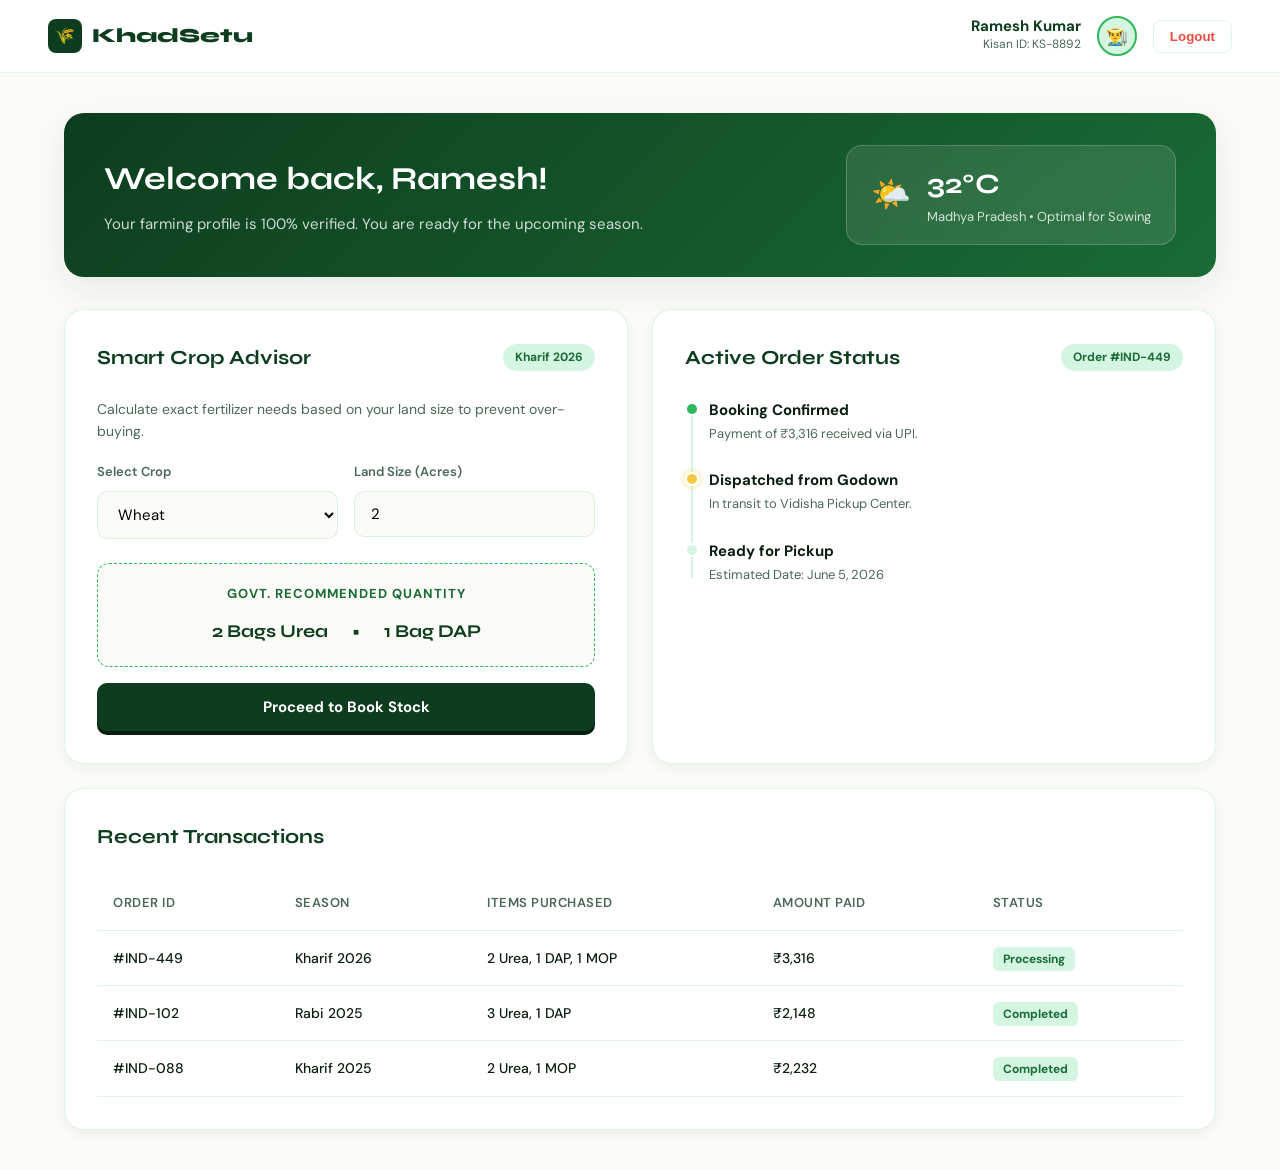
<file: fronted/dashboard.html>
<!DOCTYPE html>
<html lang="en">
<head>
<meta charset="UTF-8">
<meta name="viewport" content="width=device-width, initial-scale=1.0">
<title>KhadSetu — Farmer Dashboard</title>
<link href="https://fonts.googleapis.com/css2?family=Syne:wght@400;600;700;800&family=DM+Sans:ital,opsz,wght@0,9..40,300;0,9..40,400;0,9..40,500;1,9..40,300&display=swap" rel="stylesheet">
<link rel="stylesheet" href="dashboard.css">
</head>
<body>

  <nav>
    <a href="index.html" class="nav-brand">
      <div class="icon">🌾</div>
      KhadSetu
    </a>
    <div class="nav-profile">
      <div class="user-info">
        <div class="user-name">Ramesh Kumar</div>
        <div class="user-id">Kisan ID: KS-8892</div>
      </div>
      <div class="avatar">👨‍🌾</div>
      <button class="btn-logout" onclick="logout()">Logout</button>
    </div>
  </nav>

  <div class="container">
    
    <div class="welcome-banner">
      <div class="welcome-text">
        <h1>Welcome back, Ramesh!</h1>
        <p>Your farming profile is 100% verified. You are ready for the upcoming season.</p>
      </div>
      <div class="weather-widget">
        <div style="font-size: 32px;">🌤️</div>
        <div>
          <div class="weather-temp">32°C</div>
          <div class="weather-desc">Madhya Pradesh • Optimal for Sowing</div>
        </div>
      </div>
    </div>

    <div class="dashboard-grid">
      
      <div class="card">
        <div class="card-header">
          <h2 class="card-title">Smart Crop Advisor</h2>
          <span class="badge">Kharif 2026</span>
        </div>
        <p style="font-size: 14px; color: var(--text-muted); margin-bottom: 20px;">Calculate exact fertilizer needs based on your land size to prevent over-buying.</p>
        
        <div class="calc-form">
          <div class="input-group">
            <label>Select Crop</label>
            <select id="crop-select" onchange="calculateFertilizer()">
              <option value="wheat">Wheat</option>
              <option value="rice">Rice / Paddy</option>
              <option value="sugarcane">Sugarcane</option>
            </select>
          </div>
          <div class="input-group">
            <label>Land Size (Acres)</label>
            <input type="number" id="acre-input" value="2" min="1" oninput="calculateFertilizer()">
          </div>
        </div>

        <div class="recommendation-box">
          <div class="rec-title">Govt. Recommended Quantity</div>
          <div class="rec-values">
            <span id="urea-val">2 Bags Urea</span> • 
            <span id="dap-val">1 Bag DAP</span>
          </div>
        </div>

        <button class="btn-main">Proceed to Book Stock</button>
      </div>

      <div class="card">
        <div class="card-header">
          <h2 class="card-title">Active Order Status</h2>
          <span class="badge">Order #IND-449</span>
        </div>
        
        <div class="timeline">
          <div class="tl-item done">
            <div class="tl-dot"></div>
            <div class="tl-content">
              <h4>Booking Confirmed</h4>
              <p>Payment of ₹3,316 received via UPI.</p>
            </div>
          </div>
          <div class="tl-item active">
            <div class="tl-dot"></div>
            <div class="tl-content">
              <h4>Dispatched from Godown</h4>
              <p>In transit to Vidisha Pickup Center.</p>
            </div>
          </div>
          <div class="tl-item">
            <div class="tl-dot"></div>
            <div class="tl-content">
              <h4>Ready for Pickup</h4>
              <p>Estimated Date: June 5, 2026</p>
            </div>
          </div>
        </div>
      </div>

      <div class="card full-width">
        <div class="card-header">
          <h2 class="card-title">Recent Transactions</h2>
        </div>
        <div style="overflow-x: auto;">
          <table>
            <thead>
              <tr>
                <th>Order ID</th>
                <th>Season</th>
                <th>Items Purchased</th>
                <th>Amount Paid</th>
                <th>Status</th>
              </tr>
            </thead>
            <tbody>
              <tr>
                <td>#IND-449</td>
                <td>Kharif 2026</td>
                <td>2 Urea, 1 DAP, 1 MOP</td>
                <td>₹3,316</td>
                <td><span class="status-success">Processing</span></td>
              </tr>
              <tr>
                <td>#IND-102</td>
                <td>Rabi 2025</td>
                <td>3 Urea, 1 DAP</td>
                <td>₹2,148</td>
                <td><span class="status-success">Completed</span></td>
              </tr>
              <tr>
                <td>#IND-088</td>
                <td>Kharif 2025</td>
                <td>2 Urea, 1 MOP</td>
                <td>₹2,232</td>
                <td><span class="status-success">Completed</span></td>
              </tr>
            </tbody>
          </table>
        </div>
      </div>

    </div>
  </div>

  <script src="dashboard.js"></script>
  
</body>
</html>
</file>
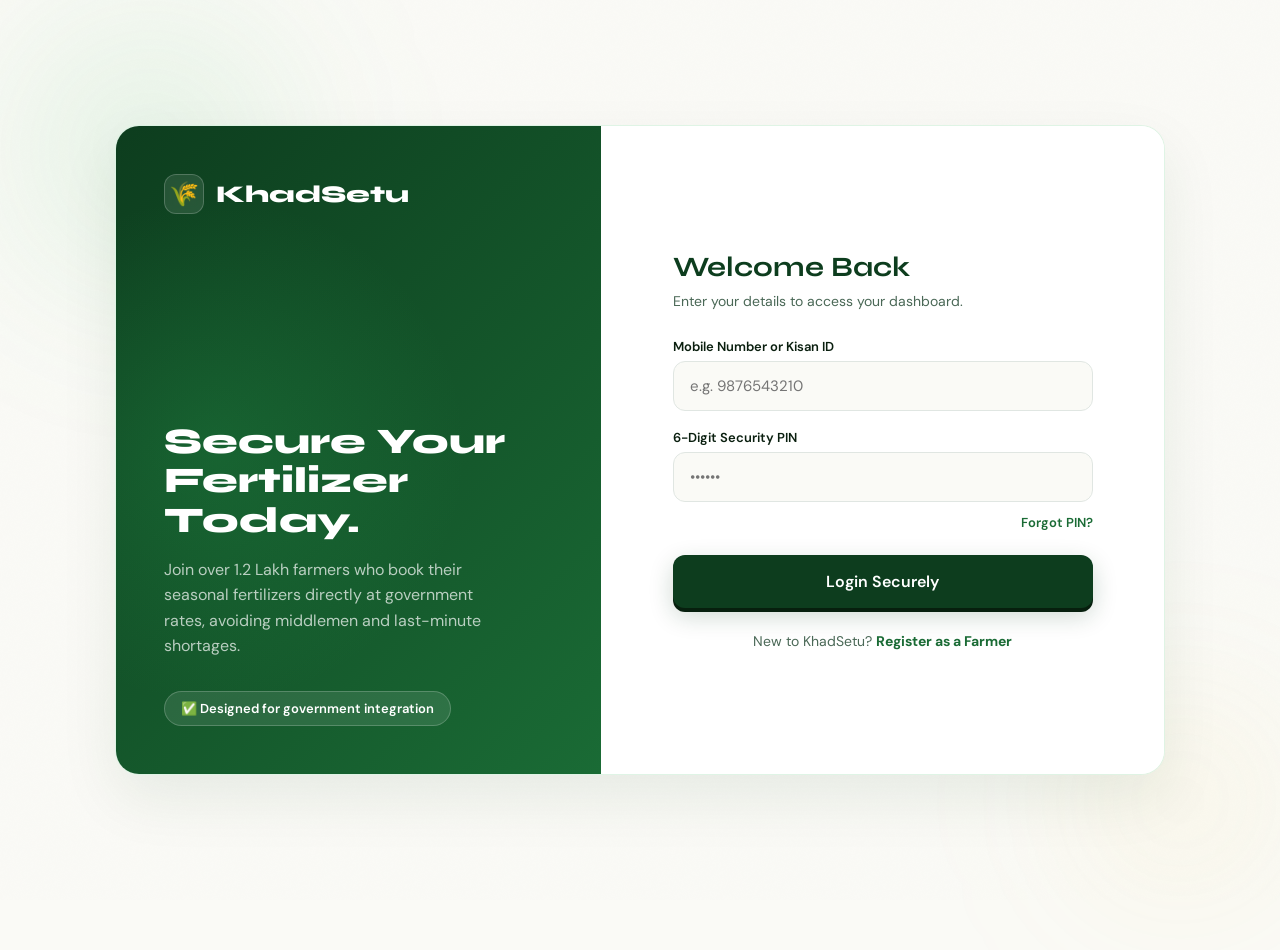
<file: fronted/login.html>
<!DOCTYPE html>
<html lang="en">
<head>
<meta charset="UTF-8">
<meta name="viewport" content="width=device-width, initial-scale=1.0">
<title>KhadSetu — Farmer Login & Registration</title>
<link href="https://fonts.googleapis.com/css2?family=Syne:wght@400;600;700;800&family=DM+Sans:ital,opsz,wght@0,9..40,300;0,9..40,400;0,9..40,500;1,9..40,300&display=swap" rel="stylesheet">
<link rel="stylesheet" href="login.css">
</head>
<body>

  <div class="blob blob-1"></div>
  <div class="blob blob-2"></div>

  <div class="auth-container">
    <div class="auth-left">
      <a href="index.html" class="brand-logo">
        <div class="logo-icon">🌾</div>
        KhadSetu
      </a>
      
      <div class="left-content">
        <h2>Secure Your<br>Fertilizer Today.</h2>
        <p>Join over 1.2 Lakh farmers who book their seasonal fertilizers directly at government rates, avoiding middlemen and last-minute shortages.</p>
        
        <div class="trust-badge">
          ✅ Designed for government integration
        </div>
      </div>
    </div>

    <div class="auth-right">
      
      <div id="login-form" class="form-wrapper">
        <div class="form-header">
          <h3>Welcome Back</h3>
          <p>Enter your details to access your dashboard.</p>
        </div>
        <form id="form-login" novalidate>
          <div class="input-group" id="group-login-phone">
            <label for="login-phone">Mobile Number or Kisan ID</label>
            <input type="text" id="login-phone" placeholder="e.g. 9876543210" autocomplete="off">
            <span class="error-msg">Please enter a valid 10-digit mobile number.</span>
          </div>
          <div class="input-group" id="group-login-pin">
            <label for="login-pin">6-Digit Security PIN</label>
            <input type="password" id="login-pin" placeholder="••••••" maxlength="6">
            <span class="error-msg">PIN must be exactly 6 numeric digits.</span>
          </div>
          <a href="#" class="forgot-link">Forgot PIN?</a>
          <button type="submit" class="btn-submit" id="btn-login">Login Securely</button>
        </form>
        <div class="toggle-text">
          New to KhadSetu? <a onclick="toggleForms()">Register as a Farmer</a>
        </div>
      </div>

      <div id="register-form" class="form-wrapper hidden">
        <div class="form-header">
          <h3>Farmer Registration</h3>
          <p>Create an account to book your fertilizers.</p>
        </div>
        <form id="form-register" novalidate>
          <div class="input-group" id="group-reg-name">
            <label for="reg-name">Full Name (As per Aadhaar)</label>
            <input type="text" id="reg-name" placeholder="Ramesh Kumar">
            <span class="error-msg">Please enter your full name.</span>
          </div>
          
          <div class="row">
            <div class="input-group" id="group-reg-phone">
              <label for="reg-phone">Mobile Number</label>
              <input type="tel" id="reg-phone" placeholder="10-digit number" maxlength="10">
              <span class="error-msg">Valid 10-digit number required.</span>
            </div>
            <div class="input-group" id="group-reg-pin">
              <label for="reg-pin">Create 6-Digit PIN</label>
              <input type="password" id="reg-pin" placeholder="••••••" maxlength="6">
              <span class="error-msg">Must be 6 digits.</span>
            </div>
          </div>

          <div class="row">
            <div class="input-group" id="group-reg-state">
              <label for="reg-state">Farming State</label>
              <select id="reg-state">
                <option value="" disabled selected>Select State</option>
                <option value="UP">Uttar Pradesh</option>
                <option value="MP">Madhya Pradesh</option>
                <option value="MH">Maharashtra</option>
                <option value="PB">Punjab</option>
                <option value="HR">Haryana</option>
              </select>
              <span class="error-msg">Please select your state.</span>
            </div>
            <div class="input-group" id="group-reg-crop">
              <label for="reg-crop">Primary Crop</label>
              <select id="reg-crop">
                <option value="" disabled selected>Select Crop</option>
                <option value="wheat">Wheat</option>
                <option value="rice">Rice / Paddy</option>
                <option value="sugarcane">Sugarcane</option>
                <option value="cotton">Cotton</option>
                <option value="other">Other</option>
              </select>
              <span class="error-msg">Please select a crop.</span>
            </div>
          </div>

          <div class="input-group" id="group-reg-aadhaar">
            <label for="reg-aadhaar">Aadhaar Number</label>
            <input type="text" id="reg-aadhaar" placeholder="XXXX XXXX XXXX" maxlength="14">
            <span class="error-msg">Please enter a valid 12-digit Aadhaar.</span>
          </div>
          
          <button type="submit" class="btn-submit" id="btn-register">Verify & Register</button>
        </form>
        <div class="toggle-text">
          Already have an account? <a onclick="toggleForms()">Login here</a>
        </div>
      </div>

    </div>
  </div>

  <script src="login.js"></script>

</body>
</html>
</file>
<file: fronted/dashboard.css>
:root {
    --green-deep:   #0d3d1e;
    --green-mid:    #1a6b35;
    --green-bright: #2eb85c;
    --green-light:  #72e099;
    --green-pale:   #d4f5e2;
    --gold:         #f5c842;
    --cream:        #fafaf6;
    --text-dark:    #0a1f0f;
    --text-muted:   #4a6856;
    --white:        #ffffff;
    --border-light: rgba(46,184,92,0.15);
    --shadow-sm:    0 4px 12px rgba(13,61,30,0.05);
    --shadow-md:    0 12px 32px rgba(13,61,30,0.08);
  }

  *, *::before, *::after { margin:0; padding:0; box-sizing:border-box; }

  body {
    background: var(--cream);
    color: var(--text-dark);
    font-family: 'DM Sans', sans-serif;
    font-size: 15px;
    line-height: 1.6;
    overflow-x: hidden;
  }

  /* ─── NAVBAR ─── */
  nav {
    background: var(--white);
    padding: 16px 48px;
    display: flex;
    justify-content: space-between;
    align-items: center;
    border-bottom: 1px solid var(--border-light);
    position: sticky;
    top: 0;
    z-index: 100;
  }
  .nav-brand { display: flex; align-items: center; gap: 10px; font-family: 'Syne', sans-serif; font-weight: 800; font-size: 20px; color: var(--green-deep); text-decoration: none; }
  .nav-brand .icon { width: 34px; height: 34px; background: var(--green-deep); border-radius: 8px; display: flex; align-items: center; justify-content: center; font-size: 16px; }
  
  .nav-profile { display: flex; align-items: center; gap: 16px; }
  .user-info { text-align: right; }
  .user-name { font-weight: 700; color: var(--green-deep); line-height: 1.2; }
  .user-id { font-size: 12px; color: var(--text-muted); }
  .avatar { width: 40px; height: 40px; background: var(--green-pale); border-radius: 50%; display: flex; align-items: center; justify-content: center; font-size: 18px; border: 2px solid var(--green-bright); }
  .btn-logout { background: transparent; border: 1px solid var(--border-light); padding: 8px 16px; border-radius: 8px; color: var(--error-red, #e74c3c); font-weight: 600; cursor: pointer; transition: 0.2s; }
  .btn-logout:hover { background: #fffafa; border-color: #e74c3c; }

  /* ─── DASHBOARD LAYOUT ─── */
  .container { max-width: 1200px; margin: 40px auto; padding: 0 24px; }
  
  .welcome-banner {
    background: linear-gradient(135deg, var(--green-deep), var(--green-mid));
    border-radius: 20px; padding: 32px 40px; color: white;
    display: flex; justify-content: space-between; align-items: center;
    margin-bottom: 32px; box-shadow: var(--shadow-md);
  }
  .welcome-text h1 { font-family: 'Syne', sans-serif; font-size: 32px; margin-bottom: 8px; }
  .welcome-text p { color: rgba(255,255,255,0.8); }
  .weather-widget { background: rgba(255,255,255,0.1); border: 1px solid rgba(255,255,255,0.2); padding: 16px 24px; border-radius: 16px; display: flex; align-items: center; gap: 16px; backdrop-filter: blur(10px); }
  .weather-temp { font-family: 'Syne', sans-serif; font-size: 28px; font-weight: 700; }
  .weather-desc { font-size: 13px; color: rgba(255,255,255,0.8); }

  .dashboard-grid {
    display: grid;
    grid-template-columns: 1fr 1fr;
    gap: 24px;
    margin-bottom: 24px;
  }

  /* ─── CARDS ─── */
  .card { background: var(--white); border-radius: 20px; border: 1px solid var(--border-light); padding: 32px; box-shadow: var(--shadow-sm); }
  .card-header { display: flex; justify-content: space-between; align-items: center; margin-bottom: 24px; }
  .card-title { font-family: 'Syne', sans-serif; font-size: 20px; font-weight: 700; color: var(--green-deep); }
  .badge { background: var(--green-pale); color: var(--green-mid); padding: 4px 12px; border-radius: 99px; font-size: 12px; font-weight: 700; }

  /* Smart Calculator */
  .calc-form { display: grid; grid-template-columns: 1fr 1fr; gap: 16px; margin-bottom: 24px; }
  .input-group label { display: block; font-size: 13px; font-weight: 600; margin-bottom: 8px; color: var(--text-muted); }
  .input-group select, .input-group input { width: 100%; padding: 12px 16px; border: 1px solid var(--border-light); border-radius: 10px; background: var(--cream); font-family: 'DM Sans'; font-size: 15px; outline: none; transition: 0.2s; }
  .input-group select:focus, .input-group input:focus { border-color: var(--green-bright); box-shadow: 0 0 0 3px var(--shadow-green); background: var(--white); }
  
  .recommendation-box { background: var(--cream); border: 1px dashed var(--green-bright); border-radius: 12px; padding: 20px; text-align: center; }
  .rec-title { font-size: 13px; font-weight: 700; color: var(--green-mid); text-transform: uppercase; letter-spacing: 1px; margin-bottom: 12px; }
  .rec-values { display: flex; justify-content: center; gap: 24px; font-family: 'Syne', sans-serif; font-size: 18px; font-weight: 700; color: var(--green-deep); }
  
  .btn-main { width: 100%; padding: 14px; background: var(--green-deep); color: white; border: none; border-radius: 10px; font-size: 15px; font-weight: 700; margin-top: 16px; cursor: pointer; transition: 0.2s; font-family: 'DM Sans'; box-shadow: 0 4px 0 #071f0e; }
  .btn-main:hover { transform: translateY(-2px); box-shadow: 0 6px 0 #071f0e; }
  .btn-main:active { transform: translateY(2px); box-shadow: 0 2px 0 #071f0e; }

  /* Active Order */
  .timeline { position: relative; padding-left: 24px; margin-top: 16px; }
  .timeline::before { content: ''; position: absolute; left: 6px; top: 8px; bottom: 8px; width: 2px; background: var(--green-pale); }
  .tl-item { position: relative; margin-bottom: 24px; }
  .tl-item:last-child { margin-bottom: 0; }
  .tl-dot { position: absolute; left: -24px; top: 4px; width: 14px; height: 14px; border-radius: 50%; background: var(--green-pale); border: 2px solid white; z-index: 1; }
  .tl-item.active .tl-dot { background: var(--gold); box-shadow: 0 0 0 4px rgba(245,200,66,0.2); }
  .tl-item.done .tl-dot { background: var(--green-bright); }
  .tl-content h4 { font-size: 15px; color: var(--text-dark); margin-bottom: 2px; }
  .tl-content p { font-size: 13px; color: var(--text-muted); }

  /* Transactions Table */
  .full-width { grid-column: 1 / -1; }
  table { width: 100%; border-collapse: collapse; }
  th, td { padding: 16px; text-align: left; border-bottom: 1px solid var(--border-light); }
  th { font-size: 13px; color: var(--text-muted); font-weight: 600; text-transform: uppercase; letter-spacing: 0.5px; }
  td { font-size: 14px; font-weight: 500; }
  .status-success { color: var(--green-mid); background: var(--green-pale); padding: 4px 10px; border-radius: 6px; font-size: 12px; font-weight: 700; }

  @media(max-width: 900px) {
    .dashboard-grid { grid-template-columns: 1fr; }
    .welcome-banner { flex-direction: column; text-align: center; gap: 24px; }
    nav { padding: 16px 24px; }
  }
</file>
<file: fronted/login.css>
:root {
    --green-deep:   #0d3d1e;
    --green-mid:    #1a6b35;
    --green-bright: #2eb85c;
    --green-light:  #72e099;
    --green-pale:   #d4f5e2;
    --gold:         #f5c842;
    --cream:        #fafaf6;
    --text-dark:    #0a1f0f;
    --text-muted:   #4a6856;
    --white:        #ffffff;
    --error-red:    #e74c3c;
    --shadow-green: rgba(46,184,92,0.18);
  }

  *, *::before, *::after { margin:0; padding:0; box-sizing:border-box; }

  body {
    background: var(--cream);
    color: var(--text-dark);
    font-family: 'DM Sans', sans-serif;
    min-height: 100vh;
    display: flex;
    align-items: center;
    justify-content: center;
    padding: 24px;
    position: relative;
    overflow: hidden;
  }

  /* ─── NOISE OVERLAY & BLOBS ─── */
  body::before {
    content:''; position:fixed; inset:0; pointer-events:none; z-index:0;
    background-image: url("data:image/svg+xml,%3Csvg viewBox='0 0 200 200' xmlns='http://www.w3.org/2000/svg'%3E%3Cfilter id='n'%3E%3CfeTurbulence type='fractalNoise' baseFrequency='0.9' numOctaves='4'/%3E%3C/filter%3E%3Crect width='100%25' height='100%25' filter='url(%23n)' opacity='0.03'/%3E%3C/svg%3E");
    background-size: 180px; opacity: 0.4;
  }
  
  .blob { position:absolute; border-radius:50%; filter:blur(80px); pointer-events:none; z-index: 0; }
  .blob-1 { width:400px; height:400px; background:radial-gradient(circle, rgba(46,184,92,0.15), transparent 70%); top:-50px; left:-50px; }
  .blob-2 { width:300px; height:300px; background:radial-gradient(circle, rgba(245,200,66,0.12), transparent 70%); bottom:-50px; right:-50px; }

  /* ─── MAIN CONTAINER ─── */
  .auth-container {
    display: flex;
    width: 100%;
    max-width: 1050px;
    min-height: 650px;
    background: rgba(255, 255, 255, 0.7);
    backdrop-filter: blur(24px);
    -webkit-backdrop-filter: blur(24px);
    border: 1px solid rgba(46,184,92,0.15);
    border-radius: 24px;
    box-shadow: 0 24px 60px rgba(13,61,30,0.08);
    position: relative;
    z-index: 1;
    overflow: hidden;
  }

  /* ─── LEFT PANEL (BRANDING) ─── */
  .auth-left {
    flex: 1;
    background: linear-gradient(135deg, var(--green-deep), var(--green-mid));
    padding: 48px;
    display: flex;
    flex-direction: column;
    justify-content: space-between;
    color: var(--white);
    position: relative;
  }
  
  .auth-left::after {
    content:''; position:absolute; inset:0; pointer-events:none;
    background-image: radial-gradient(circle at 20% 50%, rgba(46,184,92,0.2) 0%, transparent 50%);
  }

  .brand-logo {
    font-family: 'Syne', sans-serif;
    font-weight: 800;
    font-size: 24px;
    display: flex;
    align-items: center;
    gap: 12px;
    text-decoration: none;
    color: var(--white);
    z-index: 1;
  }
  
  .brand-logo .logo-icon {
    width: 40px; height: 40px; background: rgba(255,255,255,0.1);
    border-radius: 12px; display: flex; align-items: center; justify-content: center;
    backdrop-filter: blur(4px); border: 1px solid rgba(255,255,255,0.2);
  }

  .left-content { z-index: 1; margin-top: 60px; }
  .left-content h2 { font-family: 'Syne', sans-serif; font-size: 36px; font-weight: 800; line-height: 1.1; margin-bottom: 16px; }
  .left-content p { font-size: 16px; color: rgba(255,255,255,0.7); line-height: 1.6; max-width: 85%; }

  .trust-badge {
    display: inline-flex; align-items: center; gap: 8px;
    background: rgba(255,255,255,0.1); padding: 8px 16px;
    border-radius: 99px; font-size: 13px; font-weight: 600;
    margin-top: 32px; border: 1px solid rgba(255,255,255,0.2);
    z-index: 1;
  }

  /* ─── RIGHT PANEL (FORMS) ─── */
  .auth-right {
    flex: 1.2;
    padding: 48px;
    background: var(--white);
    position: relative;
    display: flex;
    flex-direction: column;
    justify-content: center;
  }

  .form-wrapper {
    max-width: 420px;
    margin: 0 auto;
    width: 100%;
    transition: opacity 0.3s ease, transform 0.3s ease;
  }

  .form-wrapper.hidden {
    opacity: 0;
    pointer-events: none;
    position: absolute;
    transform: translateY(10px);
    visibility: hidden;
  }

  .form-header { margin-bottom: 28px; }
  .form-header h3 { font-family: 'Syne', sans-serif; font-size: 28px; color: var(--green-deep); margin-bottom: 8px; font-weight: 700; }
  .form-header p { font-size: 14px; color: var(--text-muted); }

  .input-group { margin-bottom: 18px; position: relative; }
  .input-group label {
    display: block; font-size: 13px; font-weight: 600;
    color: var(--text-dark); margin-bottom: 6px;
  }
  .input-group input, .input-group select {
    width: 100%; padding: 14px 16px;
    border: 1px solid #e0e6e2; border-radius: 12px;
    background: var(--cream); font-family: 'DM Sans', sans-serif;
    font-size: 15px; color: var(--text-dark);
    transition: all 0.2s; appearance: none;
  }
  .input-group select { cursor: pointer; }
  .input-group input:focus, .input-group select:focus {
    outline: none; border-color: var(--green-bright);
    background: var(--white); box-shadow: 0 0 0 4px var(--shadow-green);
  }
  
  /* Validation Styles */
  .input-error input, .input-error select {
    border-color: var(--error-red);
    background: #fffafa;
    animation: shake 0.4s ease-in-out;
  }
  .error-msg {
    color: var(--error-red); font-size: 12px; font-weight: 500;
    margin-top: 6px; display: none;
  }
  .input-error .error-msg { display: block; }

  @keyframes shake {
    0%, 100% { transform: translateX(0); }
    25% { transform: translateX(-4px); }
    50% { transform: translateX(4px); }
    75% { transform: translateX(-4px); }
  }

  .row { display: flex; gap: 16px; }
  .row .input-group { flex: 1; margin-bottom: 14px; }

  .forgot-link {
    display: block; text-align: right; font-size: 13px;
    color: var(--green-mid); font-weight: 600; text-decoration: none;
    margin-top: -6px; margin-bottom: 24px;
  }
  .forgot-link:hover { color: var(--green-deep); text-decoration: underline; }

  .btn-submit {
    width: 100%; padding: 16px; border: none;
    border-radius: 12px; background: var(--green-deep);
    color: white; font-size: 16px; font-weight: 600;
    cursor: pointer; font-family: 'DM Sans', sans-serif;
    transition: all 0.2s; margin-top: 8px;
    box-shadow: 0 4px 0 #071f0e, 0 8px 24px rgba(13,61,30,0.2);
    display: flex; justify-content: center; align-items: center; gap: 10px;
  }
  .btn-submit:hover { transform: translateY(-2px); box-shadow: 0 6px 0 #071f0e, 0 12px 32px rgba(13,61,30,0.3); }
  .btn-submit:active { transform: translateY(2px); box-shadow: 0 2px 0 #071f0e; }
  
  .btn-submit.loading { pointer-events: none; opacity: 0.8; }
  .btn-submit.success { background: var(--green-bright); box-shadow: 0 4px 0 var(--green-mid); }

  .toggle-text {
    text-align: center; margin-top: 24px; font-size: 14px; color: var(--text-muted);
  }
  .toggle-text a {
    color: var(--green-mid); font-weight: 700; text-decoration: none; cursor: pointer;
  }
  .toggle-text a:hover { color: var(--green-deep); text-decoration: underline; }

  /* ─── RESPONSIVE ─── */
  @media(max-width: 850px) {
    .auth-container { flex-direction: column; min-height: auto; }
    .auth-left { padding: 40px 32px; flex: none; }
    .left-content { margin-top: 30px; }
    .left-content h2 { font-size: 28px; }
    .auth-right { padding: 40px 32px; }
  }
  
  @media(max-width: 480px) {
    .auth-container { border-radius: 16px; }
    .auth-left, .auth-right { padding: 32px 20px; }
    .row { flex-direction: column; gap: 0; }
  }
</file>
